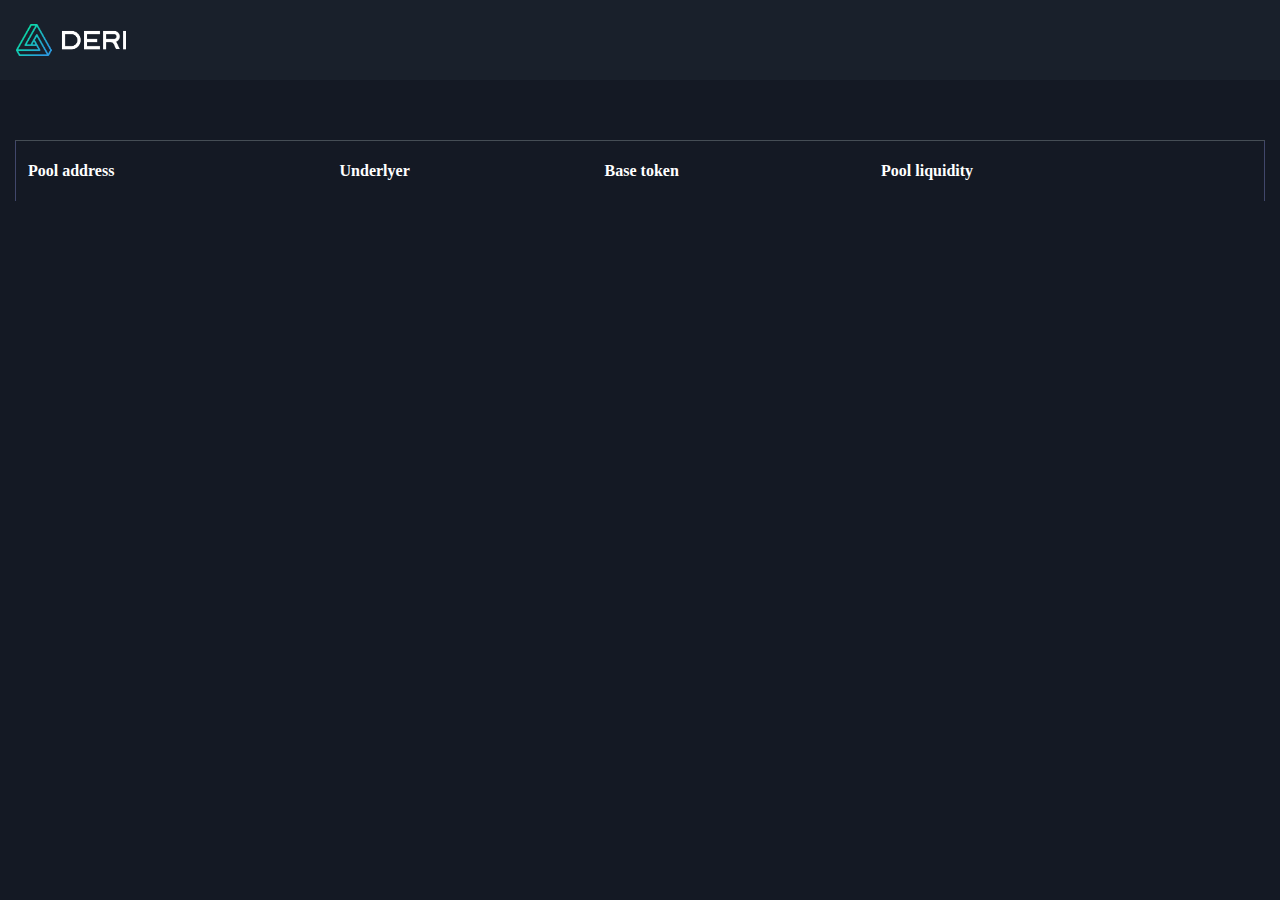
<file: index.html>
<!DOCTYPE html><html><head><meta charset=utf-8><meta name=viewport content="width=device-width,initial-scale=1"><title>deri</title><link rel=icon href=static/favicon.ico type=image/x-icon><script type=text/javascript src=./static/charting_library/charting_library.min.js></script><link href=./static/css/app.9a7e7abde0cd280c9329bdaea89a77f5.css rel=stylesheet></head><body><div id=app></div><script type=text/javascript src=./static/js/manifest.23adcde6f8e38e3faae9.js></script><script type=text/javascript src=./static/js/vendor.cd398a2313a01db6e83b.js></script><script type=text/javascript src=./static/js/app.752affe90ebd6b096ea4.js></script></body></html>
</file>
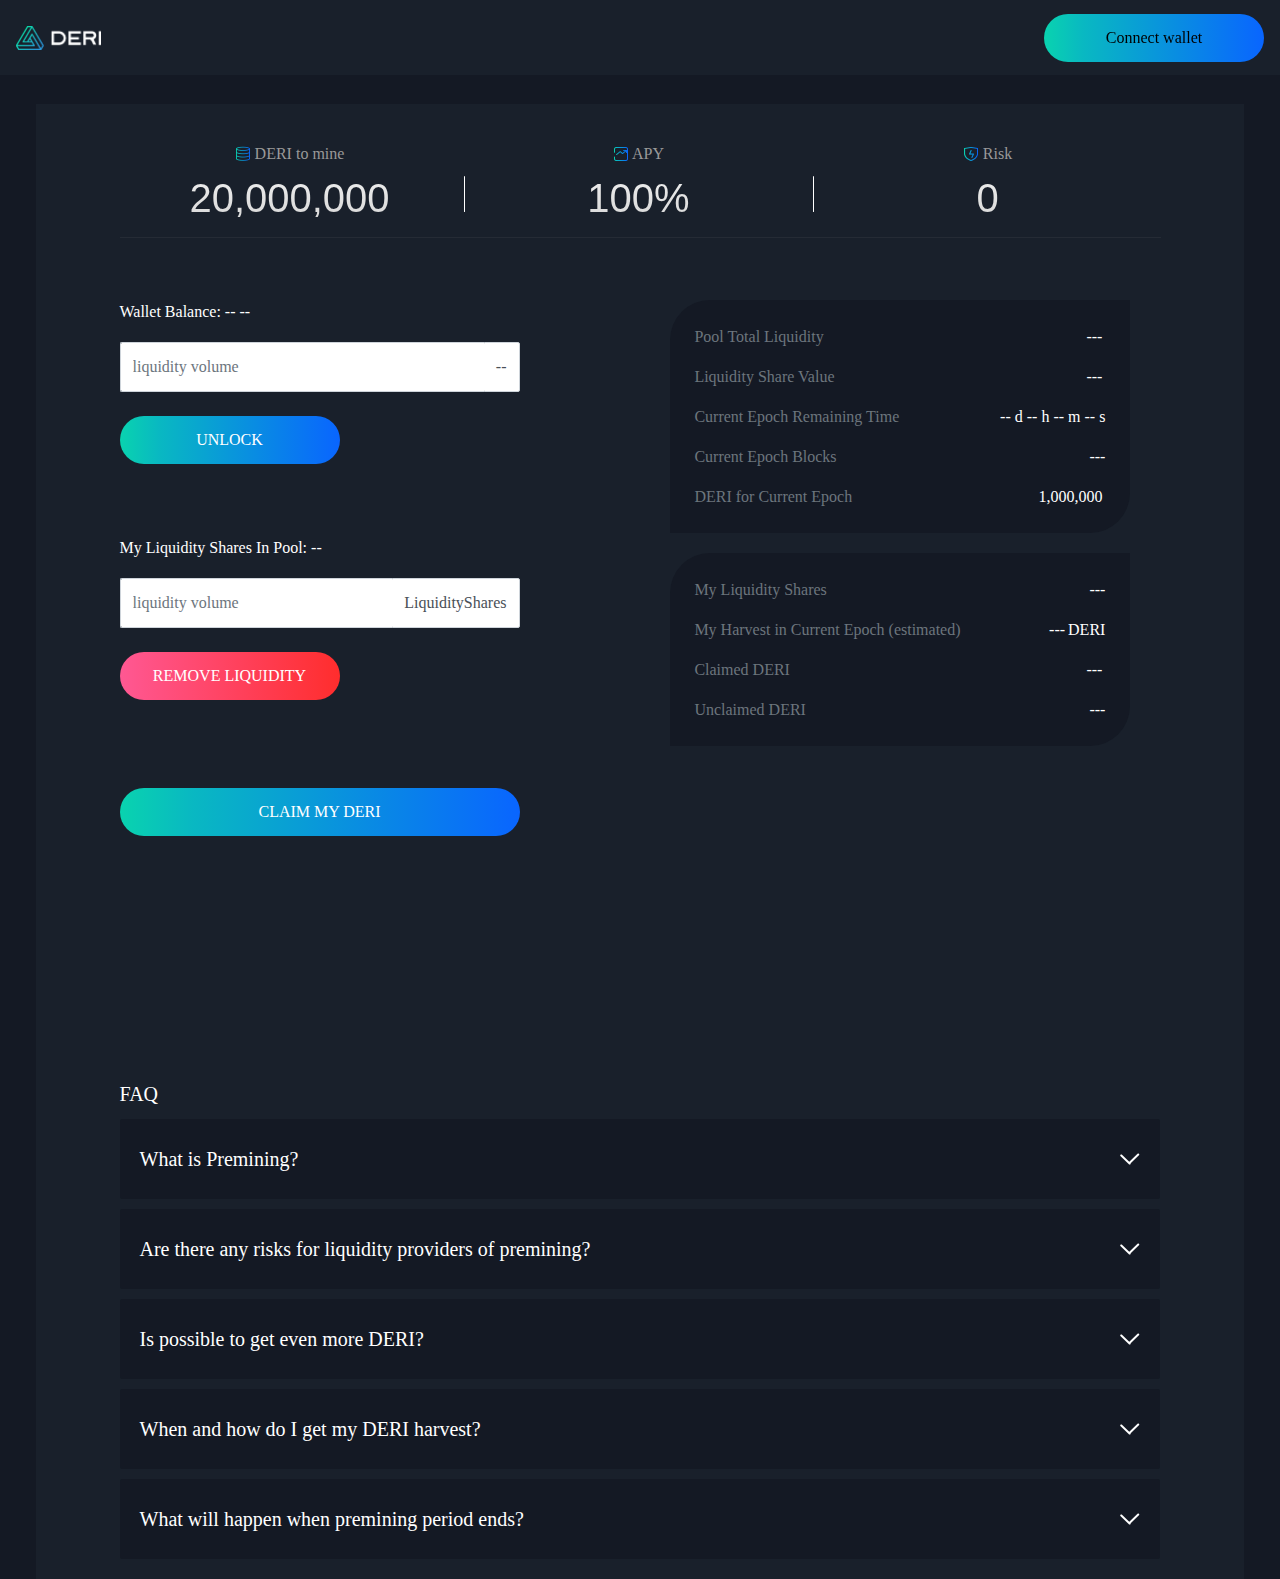
<file: premining.html>
<!DOCTYPE html>
<html lang="en">

<head>
    <meta charset="UTF-8">
    <meta name="viewport" content="width=device-width, initial-scale=1, shrink-to-fit=no">
    <meta http-equiv="X-UA-Compatible" content="ie=edge">
    <title>premining</title>
    <link rel="icon" href="./preminingstatic/favicon.ico">

    <link rel="stylesheet" href="preminingstatic/other/bootstrap-4.5.3-dist/css/bootstrap.min.css">

    <!--图标库-->
    <link rel='stylesheet' href='https://cdnjs.cloudflare.com/ajax/libs/font-awesome/5.14.0/css/all.min.css'>

    <link rel="stylesheet" href="preminingstatic/css/sidebar.css">
    <link rel="stylesheet" href="preminingstatic/css/trade.css">
    <link rel="stylesheet" href="preminingstatic/css/preminging.css">
    <style>
        .input-group {
            width: 25rem;
        }

        .input-group-append,
        .form-control {
            height: 3.125rem;
        }

        .left {
            float: left;
            margin-top: 63px;
            margin-bottom: 243px;
        }

        .text-mute {
            height: 1.125rem;
        }

        .right {
            float: left;
            margin-left: 9.4rem;
            display: flex;
            flex-direction: column;
            width: 460px;
            margin-top: 43px;
        }

        .carone,.cartwo{
            background: #141924;
            border-radius: 2.5rem 0rem 2.5rem 0rem;
            flex: 1 1 auto;
            padding: 24.5px;
            margin-top: 20px;
        }
        .add {
            background-image: linear-gradient(90deg, #09D3AF 0%, #09B8C2 18%, #0965FF 100%);
            border-radius: 24px;
            width: 13.75rem;
            height: 3rem;
            border: 0;
        }
        .claim{
            background-image: linear-gradient(90deg, #09D3AF 0%, #09B8C2 18%, #0965FF 100%);
            border-radius: 24px;
            width: 400px;
            height: 3rem;
            border: 0;
            margin-top: 64px;
        }
        .remove {
            background-image: linear-gradient(90deg, #FF5893 0%, #FF2D2D 100%);
            border-radius: 24px;
            width: 13.75rem;
            height: 3rem;
            border: 0;
        }
        .connect {
            background-image: linear-gradient(90deg, #09D3AF 0%, #09B8C2 18%, #0965FF 100%);
            border-radius: 41px;
            width: 13.75rem;
            height: 3rem;
            border: 0;
        }

        .input-group-text {
            background-color: white;
        }

        .form-control {
            border-right: 0;
        }

        .input-group-text,
        .input-group-append,
        .input-group,
        .form-control {
            border-radius: 2px !important;
        }

        .input-group>.form-control:not(:last-child) {
            border-top-right-radius: 0 !important;
            border-bottom-right-radius: 0 !important;
        }
    </style>

</head>

<body class=" bg-main" style="font-family: ArialMT;">
    <div class="modal fade" tabindex="-1" role="dialog" id='confrim'>
        <div class="modal-dialog">
            <div class="modal-content">

                <div class="modal-body">
                    <p class="all" style="color: black;"></p>
                </div>
                <div class="modal-footer">
                    <button type="button" class="btn btn-secondary" data-dismiss="modal">Cancel</button>
                    <button type="button" class="btn btn-primary" id='removeall'>OK</button>
                </div>
            </div>
        </div>
    </div>
    <nav class="navbar sticky-top navbar-expand-md navbar-dark sidebar-bg bb1 navbar-offcanvas" style="background:#19202B !important">
        <div class="container-fluid">
            <div>
                <img src="./preminingstatic/images/logo2.png" style="width: 85px;">
            </div>
            <div>
                <button type="button" class="connect br10-rem" id="connect-wallet">Connect wallet</button>
                <span class="id" style="color: #fff;"></span>
                <br>
                <span id="wrong" style="color: red;"></span> 
            </div>
            <div class="navbar-collapse ml-auto collapse show" id="navbar-mobile">
            </div>
        </div>
    </nav>
    <div class="container-fluid" style="width:96.69% !important;">
        <!--标签内容-->
        <div class="row  justify-content-center"
            style="background: #19202B;margin-top: 29px;margin-left: 0;margin-right: 0;">
            <div role="tabpanel" class="  mt-2 fcw" id="liquidity">
                <div class="deri_box">
                    <div class="deri_title">
                        <div class="deri_to_mine" >
                            <div class="mine_text">
                                <img src="preminingstatic/images/mine.png" alt="">
                                <span>DERI to mine</span>
                            </div>
                            <div class="mine_num">20,000,000</div>
                            <div class="mine_hover_title">
                                20,000,000 DERI tokens waiting for you to harvest in the premining program!
                            </div>
                        </div>
                        <div class="lhr"></div>
                        <div class="deri_apy" >
                            <div class="apy_text">
                                <img src="preminingstatic/images/apy.png" alt="">
                                <span>APY</span>
                            </div>
                            <div class="apy_num">100%</div>
                            <div class="apy_hover_title">APY estimated by real-time DERI price <br> from Sushiswap!</div>
                        </div>
                        <div class="lhr"></div>
                        <div class="deri_risk">
                            <div class="risk_text">
                                <img src="preminingstatic/images/risk.png" alt="">
                                <span>Risk</span>
                            </div>
                            <div class="risk_num">
                                0
                            </div>
                            <div class="risk_hover_title">
                                Premining is only staking.<br> There is ZERO risk for it!
                            </div>
                        </div>
                    </div>
                    <div class="hr"></div>
                </div>
                <!--增加/提取流动性-->
                <div class="left">
                    <div class="text-mute">Wallet Balance: <span class="text-mute" id="my-balance">--</span>
                        <span class="text-mute symbol">--</span>
                    </div>
                    <div class="input-group mb-3 mt-4">
                        <input type="text" class="form-control" placeholder="liquidity volume"
                            aria-label="liquidity-margin" aria-describedby="liquidity-margin" id="liquidity-margin">
                        <div class="input-group-append">
                            <span class="input-group-text symbol">--</span>
                        </div>
                        <div class="w-100 mt-4 mb-2">
                            <button type="button" style="display: none;color: #fff;" class="add" id="addLiquidityButton">
                                <span class="spinner spinner-border spinner-border-sm" role="status" aria-hidden="true"
                                    style="display: none;"></span>
                                ADD LIQUIDITY
                            </button>
                            <button type="button" class="add" id="Unlock" style="color: #fff">
                                <span class="spinner spinner-border spinner-border-sm" role="status" aria-hidden="true"
                                    style="display: none;"></span>
                                UNLOCK
                            </button>
                        </div>
                    </div>
                    <div class="text-mute" style="margin-top: 64px;">My Liquidity Shares In Pool: <span
                            class="text-mute my-liquidity">--</span>
                    </div>
                    <div class="input-group mb-3 mt-4">
                        <input type="text" class="form-control" placeholder="liquidity volume"
                            aria-label="liquidity-volume" aria-describedby="liquidity-volume" id="liquidity-volume">
                        <div class="input-group-append">
                            <span class="input-group-text" id="">LiquidityShares</span>
                        </div>
                        <div class="w-100  mt-4 mb-2">
                            <button type="button" class="remove" id="removeLiquidityButton" style="color: #fff">
                                <span class="spinner spinner-border spinner-border-sm" role="status" aria-hidden="true"
                                    style="display: none;"></span>
                                REMOVE LIQUIDITY
                            </button>
                        </div>
                    </div>
                    <div class="w-100">
                        <button type="button" style="color: #fff;" class="claim" id="claimmyderi">
                            <span class="spinner spinner-border spinner-border-sm" role="status" aria-hidden="true"
                                style="display: none;"></span>
                                CLAIM MY DERI
                        </button>
                    </div>
                </div>
                <div class="right">
                    <div class="carone">
                        <p class="card-text">
                            <span class="key text-muted">Pool Total Liquidity</span>
                            <span class="symbol float-right "></span>
                            <span class="pooltotalliquidity float-right text-mute" id="total-liquidity"
                                style="margin-right:3px">---</span>
                        </p>
                        
                        <p class="card-text">
                            <span class="key text-muted">Liquidity Share Value</span>
                            <span class="symbol float-right "></span>
                            <span class="liquiditysharevalue float-right text-mute" style="margin-right:3px"> --- </span>
                        </p>
                        <p class="card-text">
                            <span class="key text-muted">Current Epoch Remaining Time</span>
                            <span class="time float-right text-mute "> -- d -- h -- m -- s</span>
                        </p>
                        <p class="card-text">
                            <span class="key text-muted">Current Epoch Blocks</span>
                            <span class="block float-right text-mute ">---</span>
                        </p>
                        <p class="card-text">
                            <span class="key text-muted">DERI for Current Epoch</span>
                            <span class="float-right text-mute" style="margin-right:3px">1,000,000</span>
                        </p>
                    </div>
                    <div class="cartwo">
                        <p class="card-text">
                            <span class="key text-muted">My Liquidity Shares</span>
                            <span class="value float-right text-mute my-liquidity">---</span>
                        </p>
                        <p class="card-text">
                            <span class="key text-muted">My Harvest in Current Epoch (estimated)</span>
                            <span class="float-right">DERI</span>
                            <span class="deri float-right text-mute" style="margin-right:3px">---</span>
                        </p>
                        <p class="card-text">
                            <span class="key text-muted">Claimed DERI</span>
                            <span class="claimderi float-right text-mute" style="margin-right:3px"> --- </span>
                        </p>
                        <p class="card-text">
                            <span class="key text-muted">Unclaimed DERI</span>
                            <span class="float-right text-mute unclaimed ">---</span>
                        </p>
                       
                    </div>
                </div>
                <div class="faq">
                    <span style="font-size: 20px;">FAQ</span>
                    <div class="card_box">
                        <div class="box_title">
                            <div>What is Premining?</div>
                            <img src="./preminingstatic/images/down.png" class="img_down onedown" alt="">
                            <img src="./preminingstatic/images/up.png" class="img_up oneup" alt="">
                        </div>
                        <div class="wp_context one">
                            Premining is the program that Deri rolls out for the community to get familiar with Deri Protocol and its pool-based interactions. Also it attracts liquidity before the trading pool (for perpetual contracts) launches so that the latter will kick off with some amount of liquidity from the very first block. That is, the premining pool will have the liquidity prepared for the trading pool so it will starts warmly.
                        </div>
                    </div>
                    <div class="card_box">
                        <div class="box_title">
                            <div>Are there any risks for liquidity providers of premining?</div>
                            <img src="./preminingstatic/images/down.png" class="img_down towdown" alt="">
                            <img src="./preminingstatic/images/up.png" class="img_up towup" alt="">
                        </div>
                        <div class="wp_context tow">
                            No, there is ZERO risk for premining LPs. <br><br>Technically, the premining pool is a pool basically the same as a trading pool but with all trading functions disabled. That is, premining is nothing but staking. Therefore, the liquidity providers are not exposed to any market risks for their liquidity mining - all they get are mining harvest, i.e. DERI awards.
                        </div>
                    </div>
                    <div class="card_box">
                        <div class="box_title ">
                            <div>Is possible to get even more DERI?</div>
                            <img src="./preminingstatic/images/down.png" class="img_down threedown" alt="">
                            <img src="./preminingstatic/images/up.png" class="img_up threeup" alt="">
                        </div>
                        <div class="wp_context three">
                            Yes, it is!<br><br> We are launching joint mining with Sushiswap through its [Onsen project](https://sushiswap.fi/onsen). So once you have mined DERI tokens here in the premining pool, you can go to Sushiswap and add liquidity to the DERI-USDT pair. Stake the Sushiswap LP token of DERI-USDT back in our staking pool, you get more DERI tokens. And you know what's even better? With DERI-USDT pair in the Onsen list, You get SUSHIs too!
                        </div>
                    </div>
                    <div class="card_box">
                        <div class="box_title">
                            <div>When and how do I get my DERI harvest?</div>
                            <img src="./preminingstatic/images/down.png" class="img_down fourdown" alt="">
                            <img src="./preminingstatic/images/up.png" class="img_up fourup" alt="">
                        </div>
                        <div class="wp_context four">
                            DERI for premining are distributed on a weekly basis. Every week (starting from UTC time 00:00:00 of Monday) is a premining epoch. At the end of every epoch, you will see an amount of "Unclaimed DERI" on the premining webpage. Simply click on the "Claim My DERI" to get it.
                        </div>
                    </div>
                    <div class="card_box">
                        <div class="box_title">
                            <div>What will happen when premining period ends?</div>
                            <img src="./preminingstatic/images/down.png" class="img_down fivedown" alt="">
                            <img src="./preminingstatic/images/up.png" class="img_up fiveup" alt="">
                        </div>
                        <div class="wp_context five">
                            After the premining period ends, the premining pool will be upgraded to a trading pool (with the trading functions enabled), which is the official kick-off of Deri's derivative trading. However, there will be a grace period (several days or one week) when the LPs could choose to withdraw their liquidity out or stay in the pool - it is totally up to the LPs. Should you choose to stay, you will continue your liquidity mining in the trading pool of perpetual contracts.
                        </div>
                    </div>
                </div>
            </div>
        </div>
    </div>
    </div>
    <!--about-->
    <script src="./preminingstatic/js/lib/jquery-1.10.2.min.js"></script>
    <script src="./preminingstatic/other/bootstrap-4.5.3-dist/js/bootstrap.min.js"></script>
    <script src="./preminingstatic/js/lib/web3-1.3.0.min.js"></script>
    <script src="./preminingstatic/js/lib/bignumber.min.js"></script>
    <script src="./preminingstatic/js/chain/chain.js"></script>
    <script src="./preminingstatic/js/chain/Utils.js"></script>
    <script src="./preminingstatic/js/chain/premining.js"></script>
</body>

</html>
</file>
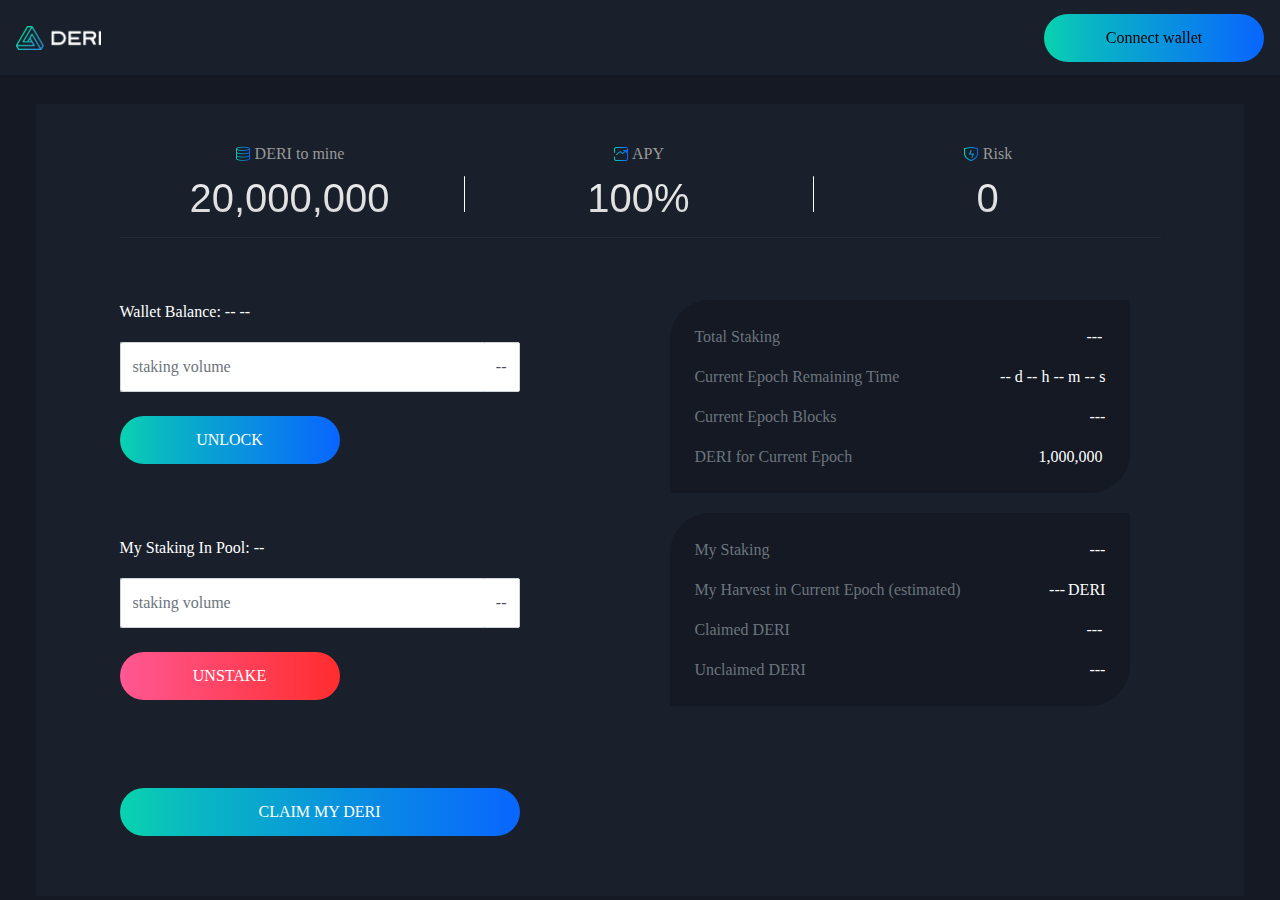
<file: staking.html>
<!DOCTYPE html>
<html lang="en">

<head>
    <meta charset="UTF-8">
    <meta name="viewport" content="width=device-width, initial-scale=1, shrink-to-fit=no">
    <meta http-equiv="X-UA-Compatible" content="ie=edge">
    <title>staking</title>
    <link rel="icon" href="./stakingstatic/favicon.ico">

    <link rel="stylesheet" href="stakingstatic/other/bootstrap-4.5.3-dist/css/bootstrap.min.css">

    <!--图标库-->
    <link rel='stylesheet' href='https://cdnjs.cloudflare.com/ajax/libs/font-awesome/5.14.0/css/all.min.css'>

    <link rel="stylesheet" href="stakingstatic/css/sidebar.css">
    <link rel="stylesheet" href="stakingstatic/css/trade.css">
    <link rel="stylesheet" href="stakingstatic/css/preminging.css">
    <style>
        .input-group {
            width: 25rem;
        }

        .input-group-append,
        .form-control {
            height: 3.125rem;
        }

        .left {
            float: left;
            margin-top: 63px;
            margin-bottom: 60px;
        }

        .text-mute {
            height: 1.125rem;
        }

        .right {
            float: left;
            margin-left: 9.4rem;
            display: flex;
            flex-direction: column;
            width: 460px;
            margin-top: 43px;
        }

        .carone,.cartwo{
            background: #141924;
            border-radius: 2.5rem 0rem 2.5rem 0rem;
            flex: 1 1 auto;
            padding: 24.5px;
            margin-top: 20px;
        }
        .add {
            background-image: linear-gradient(90deg, #09D3AF 0%, #09B8C2 18%, #0965FF 100%);
            border-radius: 24px;
            width: 13.75rem;
            height: 3rem;
            border: 0;
        }
        .claim{
            background-image: linear-gradient(90deg, #09D3AF 0%, #09B8C2 18%, #0965FF 100%);
            border-radius: 24px;
            width: 400px;
            height: 3rem;
            border: 0;
            margin-top: 64px;
        }
        .remove {
            background-image: linear-gradient(90deg, #FF5893 0%, #FF2D2D 100%);
            border-radius: 24px;
            width: 13.75rem;
            height: 3rem;
            border: 0;
        }
        .connect {
            background-image: linear-gradient(90deg, #09D3AF 0%, #09B8C2 18%, #0965FF 100%);
            border-radius: 41px;
            width: 13.75rem;
            height: 3rem;
            border: 0;
        }

        .input-group-text {
            background-color: white;
        }

        .form-control {
            border-right: 0;
        }

        .input-group-text,
        .input-group-append,
        .input-group,
        .form-control {
            border-radius: 2px !important;
        }

        .input-group>.form-control:not(:last-child) {
            border-top-right-radius: 0 !important;
            border-bottom-right-radius: 0 !important;
        }
    </style>

</head>

<body class=" bg-main" style="font-family: ArialMT;">
    <div class="modal fade" tabindex="-1" role="dialog" id='confrim'>
        <div class="modal-dialog">
            <div class="modal-content">

                <div class="modal-body">
                    <p class="all" style="color: black;"></p>
                </div>
                <div class="modal-footer">
                    <button type="button" class="btn btn-secondary" data-dismiss="modal">Cancel</button>
                    <button type="button" class="btn btn-primary" id='removeall'>OK</button>
                </div>
            </div>
        </div>
    </div>
    <nav class="navbar sticky-top navbar-expand-md navbar-dark sidebar-bg bb1 navbar-offcanvas" style="background:#19202B !important">
        <div class="container-fluid">
            <div>
                <img src="./preminingstatic/images/logo2.png" style="width: 85px;">
            </div>
            <div>
                <button type="button" class="connect br10-rem" id="connect-wallet">Connect wallet</button>
                <span class="id" style="color: #fff;"></span>
                <br>
                <span id="wrong" style="color: red;"></span> 
            </div>
            <div class="navbar-collapse ml-auto collapse show" id="navbar-mobile">
            </div>
        </div>
    </nav>
    <div class="container-fluid" style="width:96.69% !important;">
        <!--标签内容-->
        <div class="row  justify-content-center"
            style="background: #19202B;margin-top: 29px;margin-left: 0;margin-right: 0;">
            <div role="tabpanel" class="  mt-2 fcw" id="liquidity">
                <div class="deri_box">
                    <div class="deri_title">
                        <div class="deri_to_mine" >
                            <div class="mine_text">
                                <img src="preminingstatic/images/mine.png" alt="">
                                <span>DERI to mine</span>
                            </div>
                            <div class="mine_num">20,000,000</div>
                            <div class="mine_hover_title">
                                20,000,000 DERI tokens waiting for you to harvest in the premining program!
                            </div>
                        </div>
                        <div class="lhr"></div>
                        <div class="deri_apy" >
                            <div class="apy_text">
                                <img src="preminingstatic/images/apy.png" alt="">
                                <span>APY</span>
                            </div>
                            <div class="apy_num">100%</div>
                            <div class="apy_hover_title">APY estimated by real-time DERI price <br> from Sushiswap!</div>
                        </div>
                        <div class="lhr"></div>
                        <div class="deri_risk">
                            <div class="risk_text">
                                <img src="preminingstatic/images/risk.png" alt="">
                                <span>Risk</span>
                            </div>
                            <div class="risk_num">
                                0
                            </div>
                            <div class="risk_hover_title">
                                Premining is only staking.<br> There is ZERO risk for it!
                            </div>
                        </div>
                    </div>
                    <div class="hr"></div>
                </div>
                <!--增加/提取流动性-->
                <div class="left">
                    <div class="text-mute">Wallet Balance: <span class="text-mute" id="my-balance">--</span>
                        <span class="text-mute symbol">--</span>
                    </div>
                    <div class="input-group mb-3 mt-4">
                        <input type="text" class="form-control" placeholder="staking volume"
                            aria-label="liquidity-margin" aria-describedby="liquidity-margin" id="liquidity-margin">
                        <div class="input-group-append">
                            <span class="input-group-text symbol">--</span>
                        </div>
                        <div class="w-100 mt-4 mb-2">
                            <button type="button" style="display: none;color: #fff;" class="add" id="addLiquidityButton">
                                <span class="spinner spinner-border spinner-border-sm" role="status" aria-hidden="true"
                                    style="display: none;"></span>
                                    STAKE
                            </button>
                            <button type="button" class="add" id="Unlock" style="color: #fff">
                                <span class="spinner spinner-border spinner-border-sm" role="status" aria-hidden="true"
                                    style="display: none;"></span>
                                UNLOCK
                            </button>
                        </div>
                    </div>
                    <div class="text-mute" style="margin-top: 64px;">My Staking In Pool: <span
                            class="text-mute my-liquidity">--</span>
                    </div>
                    <div class="input-group mb-3 mt-4">
                        <input type="text" class="form-control" placeholder="staking volume"
                            aria-label="liquidity-volume" aria-describedby="liquidity-volume" id="liquidity-volume">
                        <div class="input-group-append">
                            <span class="input-group-text symbol">--</span>
                        </div>
                        <div class="w-100  mt-4 mb-2">
                            <button type="button" class="remove" id="removeLiquidityButton" style="color: #fff">
                                <span class="spinner spinner-border spinner-border-sm" role="status" aria-hidden="true"
                                    style="display: none;"></span>
                                UNSTAKE
                            </button>
                        </div>
                    </div>
                    <div class="w-100">
                        <button type="button" style="color: #fff;" class="claim" id="claimmyderi">
                            <span class="spinner spinner-border spinner-border-sm" role="status" aria-hidden="true"
                                style="display: none;"></span>
                                CLAIM MY DERI
                        </button>
                    </div>
                </div>
                <div class="right">
                    <div class="carone">
                        <p class="card-text">
                            <span class="key text-muted">Total Staking</span>
                            <span class="symbol float-right "></span>
                            <span class="pooltotalliquidity float-right text-mute" id="total-liquidity"
                                style="margin-right:3px">---</span>
                        </p>
                        <p class="card-text">
                            <span class="key text-muted">Current Epoch Remaining Time</span>
                            <span class="time float-right text-mute "> -- d -- h -- m -- s</span>
                        </p>
                        <p class="card-text">
                            <span class="key text-muted">Current Epoch Blocks</span>
                            <span class="block float-right text-mute ">---</span>
                        </p>
                        <p class="card-text">
                            <span class="key text-muted">DERI for Current Epoch</span>
                            <span class="float-right text-mute" style="margin-right:3px">1,000,000</span>
                        </p>
                    </div>
                    <div class="cartwo">
                        <p class="card-text">
                            <span class="key text-muted">My Staking</span>
                            <span class="value float-right text-mute my-liquidity">---</span>
                        </p>
                        <p class="card-text">
                            <span class="key text-muted">My Harvest in Current Epoch (estimated)</span>
                            <span class="float-right">DERI</span>
                            <span class="deri float-right text-mute" style="margin-right:3px">---</span>
                        </p>
                        <p class="card-text">
                            <span class="key text-muted">Claimed DERI</span>
                            <span class="claimderi float-right text-mute" style="margin-right:3px"> --- </span>
                        </p>
                        <p class="card-text">
                            <span class="key text-muted">Unclaimed DERI</span>
                            <span class="float-right text-mute unclaimed ">---</span>
                        </p>
                       
                    </div>
                </div>
               
            </div>
        </div>
    </div>
    <!--about-->
    <script src="./stakingstatic/js/lib/jquery-1.10.2.min.js"></script>
    <script src="./stakingstatic/other/bootstrap-4.5.3-dist/js/bootstrap.min.js"></script>
    <script src="./stakingstatic/js/lib/web3-1.3.0.min.js"></script>
    <script src="./stakingstatic/js/lib/bignumber.min.js"></script>
    <script src="./stakingstatic/js/chain/chain.js"></script>
    <script src="./stakingstatic/js/chain/Utils.js"></script>
    <script src="./stakingstatic/js/chain/premining.js"></script>
</body>

</html>
</file>
<file: preminingstatic/css/sidebar.css>
.wrapper {
    transition: all 0.5s cubic-bezier(0.685, 0.0473, 0.346, 1);
}

.navbar {
    height: 75px;
    transition: all .5s .1s;
}

.navbar-offcanvas {
    z-index: 1030;
}

.navbar-offcanvas .container-fluid {
    position: relative;
    padding: 0;
    transform: translate3d(0px, 0, 0);
    transition: all 0.5s cubic-bezier(0.685, 0.0473, 0.346, 1);
}

.navbar-offcanvas .navbar-top {
    display: none;
}

@media (min-width: 992px) {
    .navbar-offcanvas .navbar-top {
        display: flex;
        margin-left: auto;
    }
}

.navbar-offcanvas .navbar-top .nav-item {
    margin-right: 22px;
    text-align: center;
}

@media (max-width: 991px) {
    .navbar-offcanvas .navbar-top .nav-item .nav-link {
        color: #000;
    }
}

.navbar-offcanvas .navbar-toggler {
    padding: 0;
    border: 0;
    outline: none;
}

.navbar-offcanvas .navbar-toggler:hover, .navbar-offcanvas .navbar-toggler:focus {
    cursor: pointer;
}

@media (min-width: 768px) {
    .navbar-offcanvas .navbar-toggler {
        display: block;
    }
}

.navbar-offcanvas .navbar-toggler .icon-bar {
    display: block;
    position: relative;
    width: 24px;
    height: 2px;
    border-radius: 1px;
    background-color: #fff;
}

.navbar-offcanvas .navbar-toggler .icon-bar + .icon-bar {
    margin-top: 4px;
}

.navbar-offcanvas .navbar-toggler .icon-bar.bar1 {
    top: 0;
    outline: 1px solid transparent;
    animation: topbar-back 500ms 0s;
    animation-fill-mode: forwards;
}

.navbar-offcanvas .navbar-toggler .icon-bar.bar2 {
    outline: 1px solid transparent;
    opacity: 1;
}

.navbar-offcanvas .navbar-toggler .icon-bar.bar3 {
    bottom: 0;
    outline: 1px solid transparent;
    animation: bottombar-back 500ms 0s;
    animation-fill-mode: forwards;
}

.navbar-offcanvas .navbar-toggler.toggled .icon-bar.bar1 {
    top: 6px;
    animation: topbar-x 500ms 0s;
    animation-fill-mode: forwards;
}

.navbar-offcanvas .navbar-toggler.toggled .icon-bar.bar2 {
    opacity: 0;
}

.navbar-offcanvas .navbar-toggler.toggled .icon-bar.bar3 {
    bottom: 6px;
    animation: bottombar-x 500ms 0s;
    animation-fill-mode: forwards;
}

.navbar-offcanvas .navbar-collapse.collapse,
.navbar-offcanvas .navbar-collapse.collapse.in,
.navbar-offcanvas .navbar-collapse.collapsing {
    display: none !important;
}

.nav-open .navbar-collapse {
    transform: translate3d(0px, 0, 0);
}


.nav-open .wrapper {
    transform: translate3d(-150px, 0, 0);
}

body > .navbar-collapse {
    display: block !important;
    position: fixed;
    top: 75px;
    left: 0;
    width: 424px;
    text-align: center;
    visibility: visible;
    overflow-y: visible;
    transform: translate3d(-424px, 0, 0);
    transition: all 0.5s cubic-bezier(0.685, 0.0473, 0.346, 1);
    z-index: 1032;
}


@media (max-width: 991px) {
    body > .navbar-collapse {
        width: 282.6666666667px;
    }
}

body > .navbar-collapse .navbar-top {
    margin: 0 !important;
    flex-direction: column;
}

@media (min-width: 992px) {
    body > .navbar-collapse .navbar-top {
        display: none;
    }
}

body > .navbar-collapse .navbar-top li {
    text-align: center;
}

body > .navbar-collapse .navbar-top li a {
    display: block;
    padding: .5rem 1rem;
    font-weight: 700;
    color: #000;
}

body > .navbar-collapse .navbar-top li a:hover, body > .navbar-collapse .navbar-top li a:focus {
    text-decoration: none;
}


@media (min-width: 992px) {
    body > .navbar-top {
        display: none;
    }
}


@media (min-width: 992px) {
    body > #overlay {
        left: calc(424px - 10px);
    }
}

@keyframes topbar-x {
    0% {
        top: 0px;
        transform: rotate(0deg);
    }
    45% {
        top: 6px;
        transform: rotate(145deg);
    }
    75% {
        transform: rotate(130deg);
    }
    100% {
        transform: rotate(135deg);
    }
}

@keyframes topbar-back {
    0% {
        top: 6px;
        transform: rotate(135deg);
    }
    45% {
        transform: rotate(-10deg);
    }
    75% {
        transform: rotate(5deg);
    }
    100% {
        top: 0px;
        transform: rotate(0);
    }
}

@keyframes bottombar-x {
    0% {
        bottom: 0px;
        transform: rotate(0deg);
    }
    45% {
        bottom: 6px;
        transform: rotate(-145deg);
    }
    75% {
        transform: rotate(-130deg);
    }
    100% {
        transform: rotate(-135deg);
    }
}

@keyframes bottombar-back {
    0% {
        bottom: 6px;
        transform: rotate(-135deg);
    }
    45% {
        transform: rotate(10deg);
    }
    75% {
        transform: rotate(-5deg);
    }
    100% {
        bottom: 0px;
        transform: rotate(0);
    }
}


.sidebar-content {
    height: 100%;
    overflow: hidden;
}

.menu {
    display: flex;
    flex-direction: column;
}

.menu > * ~ * {
    margin-top: 0.5rem;
}

.menu-item {
    display: flex;
    align-items: center;
    padding: 0.75rem 1rem;
    color: white;
    white-space: nowrap;
    cursor: pointer;
    transition: 0.3s;
}

.menu-item.active {
    background: #41476b;
    border-left: 3px solid #7685d5;
    padding-left: 19px;
}

.divider {
    position: relative;
    width: 123%;
    left: -27px;
    max-height: 2px;
    margin: 1rem 0;
    border-top: 1px solid #41476B;
}

.bg-main {
    background-color:rgb(20,25,36) !important;
}

.sidebar-bg {
    background-color: #282932 !important;
}

.br-1 {
    border-right: 1px solid #41476B;
}

.bt-1 {
    border-bottom: 1px solid #41476B;
}

.table tr {
    border-left: 1px solid #41476B;
    border-right: 1px solid #41476B;
}

tbody tr:last-child {
    border-bottom: 1px solid #41476B;
}

.sidebar-bg {
    background-color: #282932 !important;
}
</file>
<file: preminingstatic/css/trade.css>
.br10-rem {
    border-radius: 10rem;
}

.h-full {
    height: 100%
}



/*媒体查询*/
/*当页面大于1200px 时，大屏幕，主要是PC 端*/
@media (min-width: 1200px) {
    #toggle-button {
        display: none;
    }
}

/*!*在992 和1199 像素之间的屏幕里，中等屏幕，分辨率低的PC*!*/
@media (min-width: 992px) and (max-width: 1199px) {
    #old-side {
        display: none !important;
    }

    #toggle-button {
        display: none;
    }

    .old {
        display: none;
    }
}

/*!*在768 和991 像素之间的屏幕里，小屏幕，主要是PAD*!*/
@media (min-width: 768px) and (max-width: 991px) {
    #old-side {
        display: none !important;
    }

    .old {
        display: none;
    }

}

/*!*在480 和767 像素之间的屏幕里，超小屏幕，主要是手机*!*/
@media (min-width: 480px) and (max-width: 767px) {
    #old-side {
        display: none !important;
    }

    .old {
        display: none;
    }

    .table thead th:last-child, .table tbody tr td:last-child {
        display: none;
    }

}

/*!*在小于480 像素的屏幕，微小屏幕，更低分辨率的手机*!*/
@media (max-width: 479px) {
    #old-side {
        display: none !important;
    }

    .old {
        display: none;
    }

    .filter {
        text-align: left !important;
    }

    .table thead th:nth-child(1), .table thead th:last-child, .table tbody tr th, .table tbody tr td:last-child {
        display: none;
    }
}

.fcw {
    color: white;
}

.fcb {
    color: black;
}

.tabs a {
    color: white;
    text-decoration: none !important;
}

.tabs a:hover {
    color: white;
}

.tabs li {

}

.position p {
    margin-bottom: .2rem;
}

.pool-params p {
    margin-bottom: .2rem;
}

.card-bg {
    background-color: #282932;
}
</file>
<file: preminingstatic/css/preminging.css>
#liquidity {
  font-family: 'ArialMT' !important;
}
#liquidity .deri_box {
  width: 1041px;
  height: 95px;
  margin-top: 30px;
}
#liquidity .deri_box .deri_title img {
  margin-top: -3px;
}
#liquidity .deri_box .deri_title .lhr {
  width: 1px;
  height: 36px;
  background: #FFFFFF;
  border-radius: 1px;
  display: inline-block;
}
#liquidity .deri_box .deri_title .deri_to_mine,
#liquidity .deri_box .deri_title .deri_apy,
#liquidity .deri_box .deri_title .deri_risk {
  width: 340px;
  height: 95px;
  cursor: pointer;
  text-align: center;
  position: relative;
  display: inline-block;
  color: #999999;
}
#liquidity .deri_box .deri_title .deri_to_mine .risk_hover_title,
#liquidity .deri_box .deri_title .deri_apy .risk_hover_title,
#liquidity .deri_box .deri_title .deri_risk .risk_hover_title,
#liquidity .deri_box .deri_title .deri_to_mine .apy_hover_title,
#liquidity .deri_box .deri_title .deri_apy .apy_hover_title,
#liquidity .deri_box .deri_title .deri_risk .apy_hover_title,
#liquidity .deri_box .deri_title .deri_to_mine .mine_hover_title,
#liquidity .deri_box .deri_title .deri_apy .mine_hover_title,
#liquidity .deri_box .deri_title .deri_risk .mine_hover_title {
  position: absolute;
  display: none;
  width: 340px;
  top: 100px;
  background-color: #141924;
  border-radius: 3px;
}
#liquidity .deri_box .deri_title .deri_to_mine .mine_num,
#liquidity .deri_box .deri_title .deri_apy .mine_num,
#liquidity .deri_box .deri_title .deri_risk .mine_num,
#liquidity .deri_box .deri_title .deri_to_mine .apy_num,
#liquidity .deri_box .deri_title .deri_apy .apy_num,
#liquidity .deri_box .deri_title .deri_risk .apy_num,
#liquidity .deri_box .deri_title .deri_to_mine .risk_num,
#liquidity .deri_box .deri_title .deri_apy .risk_num,
#liquidity .deri_box .deri_title .deri_risk .risk_num {
  height: 44px;
  font-size: 40px;
  margin-top: 10px;
  font-family: Arial-BoldMT, Arial;
  font-weight: normal;
  color: #FFFFFF;
  text-align: center;
  line-height: 45px;
  background: linear-gradient(180deg, #EEEEEE 0%, #D8D8D8 100%);
  -webkit-background-clip: text;
  -webkit-text-fill-color: transparent;
}
#liquidity .deri_box .deri_title .deri_to_mine:hover .mine_hover_title {
  display: block;
}
#liquidity .deri_box .deri_title .deri_apy:hover .apy_hover_title {
  display: block;
}
#liquidity .deri_box .deri_title .deri_risk:hover .risk_hover_title {
  display: block;
}
#liquidity .deri_box .hr {
  width: 1041px;
  height: 1px;
  background-color: #252B35;
}
#liquidity .faq {
  clear: both;
  padding-bottom: 20px;
}
#liquidity .faq .card_box {
  width: 1040px;
  font-size: 20px;
  background: #141924;
  border-radius: 2px;
  margin-top: 10px;
  transition: height 1s;
}
#liquidity .faq .card_box .box_title {
  display: flex;
  height: 80px;
  padding: 0 20px;
  justify-content: space-between;
  align-items: center;
}
#liquidity .faq .card_box .box_title .img_up {
  display: none;
}
#liquidity .faq .card_box .box_title .img_down {
  display: block;
}
#liquidity .faq .card_box .wp_context {
  background-color: #141924;
  overflow: hidden;
  height: 0px;
  width: 989px;
  margin: 0 auto;
  font-size: 16px;
  display: none;
  box-sizing: border-box;
}
#liquidity .faq .card_box:hover {
  background-color: #151B25;
  cursor: pointer;
}
</file>
<file: stakingstatic/css/sidebar.css>
.wrapper {
    transition: all 0.5s cubic-bezier(0.685, 0.0473, 0.346, 1);
}

.navbar {
    height: 75px;
    transition: all .5s .1s;
}

.navbar-offcanvas {
    z-index: 1030;
}

.navbar-offcanvas .container-fluid {
    position: relative;
    padding: 0;
    transform: translate3d(0px, 0, 0);
    transition: all 0.5s cubic-bezier(0.685, 0.0473, 0.346, 1);
}

.navbar-offcanvas .navbar-top {
    display: none;
}

@media (min-width: 992px) {
    .navbar-offcanvas .navbar-top {
        display: flex;
        margin-left: auto;
    }
}

.navbar-offcanvas .navbar-top .nav-item {
    margin-right: 22px;
    text-align: center;
}

@media (max-width: 991px) {
    .navbar-offcanvas .navbar-top .nav-item .nav-link {
        color: #000;
    }
}

.navbar-offcanvas .navbar-toggler {
    padding: 0;
    border: 0;
    outline: none;
}

.navbar-offcanvas .navbar-toggler:hover, .navbar-offcanvas .navbar-toggler:focus {
    cursor: pointer;
}

@media (min-width: 768px) {
    .navbar-offcanvas .navbar-toggler {
        display: block;
    }
}

.navbar-offcanvas .navbar-toggler .icon-bar {
    display: block;
    position: relative;
    width: 24px;
    height: 2px;
    border-radius: 1px;
    background-color: #fff;
}

.navbar-offcanvas .navbar-toggler .icon-bar + .icon-bar {
    margin-top: 4px;
}

.navbar-offcanvas .navbar-toggler .icon-bar.bar1 {
    top: 0;
    outline: 1px solid transparent;
    animation: topbar-back 500ms 0s;
    animation-fill-mode: forwards;
}

.navbar-offcanvas .navbar-toggler .icon-bar.bar2 {
    outline: 1px solid transparent;
    opacity: 1;
}

.navbar-offcanvas .navbar-toggler .icon-bar.bar3 {
    bottom: 0;
    outline: 1px solid transparent;
    animation: bottombar-back 500ms 0s;
    animation-fill-mode: forwards;
}

.navbar-offcanvas .navbar-toggler.toggled .icon-bar.bar1 {
    top: 6px;
    animation: topbar-x 500ms 0s;
    animation-fill-mode: forwards;
}

.navbar-offcanvas .navbar-toggler.toggled .icon-bar.bar2 {
    opacity: 0;
}

.navbar-offcanvas .navbar-toggler.toggled .icon-bar.bar3 {
    bottom: 6px;
    animation: bottombar-x 500ms 0s;
    animation-fill-mode: forwards;
}

.navbar-offcanvas .navbar-collapse.collapse,
.navbar-offcanvas .navbar-collapse.collapse.in,
.navbar-offcanvas .navbar-collapse.collapsing {
    display: none !important;
}

.nav-open .navbar-collapse {
    transform: translate3d(0px, 0, 0);
}


.nav-open .wrapper {
    transform: translate3d(-150px, 0, 0);
}

body > .navbar-collapse {
    display: block !important;
    position: fixed;
    top: 75px;
    left: 0;
    width: 424px;
    text-align: center;
    visibility: visible;
    overflow-y: visible;
    transform: translate3d(-424px, 0, 0);
    transition: all 0.5s cubic-bezier(0.685, 0.0473, 0.346, 1);
    z-index: 1032;
}


@media (max-width: 991px) {
    body > .navbar-collapse {
        width: 282.6666666667px;
    }
}

body > .navbar-collapse .navbar-top {
    margin: 0 !important;
    flex-direction: column;
}

@media (min-width: 992px) {
    body > .navbar-collapse .navbar-top {
        display: none;
    }
}

body > .navbar-collapse .navbar-top li {
    text-align: center;
}

body > .navbar-collapse .navbar-top li a {
    display: block;
    padding: .5rem 1rem;
    font-weight: 700;
    color: #000;
}

body > .navbar-collapse .navbar-top li a:hover, body > .navbar-collapse .navbar-top li a:focus {
    text-decoration: none;
}


@media (min-width: 992px) {
    body > .navbar-top {
        display: none;
    }
}


@media (min-width: 992px) {
    body > #overlay {
        left: calc(424px - 10px);
    }
}

@keyframes topbar-x {
    0% {
        top: 0px;
        transform: rotate(0deg);
    }
    45% {
        top: 6px;
        transform: rotate(145deg);
    }
    75% {
        transform: rotate(130deg);
    }
    100% {
        transform: rotate(135deg);
    }
}

@keyframes topbar-back {
    0% {
        top: 6px;
        transform: rotate(135deg);
    }
    45% {
        transform: rotate(-10deg);
    }
    75% {
        transform: rotate(5deg);
    }
    100% {
        top: 0px;
        transform: rotate(0);
    }
}

@keyframes bottombar-x {
    0% {
        bottom: 0px;
        transform: rotate(0deg);
    }
    45% {
        bottom: 6px;
        transform: rotate(-145deg);
    }
    75% {
        transform: rotate(-130deg);
    }
    100% {
        transform: rotate(-135deg);
    }
}

@keyframes bottombar-back {
    0% {
        bottom: 6px;
        transform: rotate(-135deg);
    }
    45% {
        transform: rotate(10deg);
    }
    75% {
        transform: rotate(-5deg);
    }
    100% {
        bottom: 0px;
        transform: rotate(0);
    }
}


.sidebar-content {
    height: 100%;
    overflow: hidden;
}

.menu {
    display: flex;
    flex-direction: column;
}

.menu > * ~ * {
    margin-top: 0.5rem;
}

.menu-item {
    display: flex;
    align-items: center;
    padding: 0.75rem 1rem;
    color: white;
    white-space: nowrap;
    cursor: pointer;
    transition: 0.3s;
}

.menu-item.active {
    background: #41476b;
    border-left: 3px solid #7685d5;
    padding-left: 19px;
}

.divider {
    position: relative;
    width: 123%;
    left: -27px;
    max-height: 2px;
    margin: 1rem 0;
    border-top: 1px solid #41476B;
}

.bg-main {
    background-color:rgb(20,25,36) !important;
}

.sidebar-bg {
    background-color: #282932 !important;
}

.br-1 {
    border-right: 1px solid #41476B;
}

.bt-1 {
    border-bottom: 1px solid #41476B;
}

.table tr {
    border-left: 1px solid #41476B;
    border-right: 1px solid #41476B;
}

tbody tr:last-child {
    border-bottom: 1px solid #41476B;
}

.sidebar-bg {
    background-color: #282932 !important;
}
</file>
<file: stakingstatic/css/trade.css>
.br10-rem {
    border-radius: 10rem;
}

.h-full {
    height: 100%
}



/*媒体查询*/
/*当页面大于1200px 时，大屏幕，主要是PC 端*/
@media (min-width: 1200px) {
    #toggle-button {
        display: none;
    }
}

/*!*在992 和1199 像素之间的屏幕里，中等屏幕，分辨率低的PC*!*/
@media (min-width: 992px) and (max-width: 1199px) {
    #old-side {
        display: none !important;
    }

    #toggle-button {
        display: none;
    }

    .old {
        display: none;
    }
}

/*!*在768 和991 像素之间的屏幕里，小屏幕，主要是PAD*!*/
@media (min-width: 768px) and (max-width: 991px) {
    #old-side {
        display: none !important;
    }

    .old {
        display: none;
    }

}

/*!*在480 和767 像素之间的屏幕里，超小屏幕，主要是手机*!*/
@media (min-width: 480px) and (max-width: 767px) {
    #old-side {
        display: none !important;
    }

    .old {
        display: none;
    }

    .table thead th:last-child, .table tbody tr td:last-child {
        display: none;
    }

}

/*!*在小于480 像素的屏幕，微小屏幕，更低分辨率的手机*!*/
@media (max-width: 479px) {
    #old-side {
        display: none !important;
    }

    .old {
        display: none;
    }

    .filter {
        text-align: left !important;
    }

    .table thead th:nth-child(1), .table thead th:last-child, .table tbody tr th, .table tbody tr td:last-child {
        display: none;
    }
}

.fcw {
    color: white;
}

.fcb {
    color: black;
}

.tabs a {
    color: white;
    text-decoration: none !important;
}

.tabs a:hover {
    color: white;
}

.tabs li {

}

.position p {
    margin-bottom: .2rem;
}

.pool-params p {
    margin-bottom: .2rem;
}

.card-bg {
    background-color: #282932;
}
</file>
<file: stakingstatic/css/preminging.css>
#liquidity {
  font-family: 'ArialMT' !important;
}
#liquidity .deri_box {
  width: 1041px;
  height: 95px;
  margin-top: 30px;
}
#liquidity .deri_box .deri_title img {
  margin-top: -3px;
}
#liquidity .deri_box .deri_title .lhr {
  width: 1px;
  height: 36px;
  background: #FFFFFF;
  border-radius: 1px;
  display: inline-block;
}
#liquidity .deri_box .deri_title .deri_to_mine,
#liquidity .deri_box .deri_title .deri_apy,
#liquidity .deri_box .deri_title .deri_risk {
  width: 340px;
  height: 95px;
  cursor: pointer;
  text-align: center;
  position: relative;
  display: inline-block;
  color: #999999;
}
#liquidity .deri_box .deri_title .deri_to_mine .risk_hover_title,
#liquidity .deri_box .deri_title .deri_apy .risk_hover_title,
#liquidity .deri_box .deri_title .deri_risk .risk_hover_title,
#liquidity .deri_box .deri_title .deri_to_mine .apy_hover_title,
#liquidity .deri_box .deri_title .deri_apy .apy_hover_title,
#liquidity .deri_box .deri_title .deri_risk .apy_hover_title,
#liquidity .deri_box .deri_title .deri_to_mine .mine_hover_title,
#liquidity .deri_box .deri_title .deri_apy .mine_hover_title,
#liquidity .deri_box .deri_title .deri_risk .mine_hover_title {
  position: absolute;
  display: none;
  width: 340px;
  top: 100px;
  background-color: #141924;
  border-radius: 3px;
}
#liquidity .deri_box .deri_title .deri_to_mine .mine_num,
#liquidity .deri_box .deri_title .deri_apy .mine_num,
#liquidity .deri_box .deri_title .deri_risk .mine_num,
#liquidity .deri_box .deri_title .deri_to_mine .apy_num,
#liquidity .deri_box .deri_title .deri_apy .apy_num,
#liquidity .deri_box .deri_title .deri_risk .apy_num,
#liquidity .deri_box .deri_title .deri_to_mine .risk_num,
#liquidity .deri_box .deri_title .deri_apy .risk_num,
#liquidity .deri_box .deri_title .deri_risk .risk_num {
  height: 44px;
  font-size: 40px;
  margin-top: 10px;
  font-family: Arial-BoldMT, Arial;
  font-weight: normal;
  color: #FFFFFF;
  text-align: center;
  line-height: 45px;
  background: linear-gradient(180deg, #EEEEEE 0%, #D8D8D8 100%);
  -webkit-background-clip: text;
  -webkit-text-fill-color: transparent;
}
#liquidity .deri_box .deri_title .deri_to_mine:hover .mine_hover_title {
  display: block;
}
#liquidity .deri_box .deri_title .deri_apy:hover .apy_hover_title {
  display: block;
}
#liquidity .deri_box .deri_title .deri_risk:hover .risk_hover_title {
  display: block;
}
#liquidity .deri_box .hr {
  width: 1041px;
  height: 1px;
  background-color: #252B35;
}
#liquidity .faq {
  clear: both;
  padding-bottom: 20px;
}
#liquidity .faq .card_box {
  width: 1040px;
  font-size: 20px;
  background: #141924;
  border-radius: 2px;
  margin-top: 10px;
  transition: height 1s;
}
#liquidity .faq .card_box .box_title {
  display: flex;
  height: 80px;
  padding: 0 20px;
  justify-content: space-between;
  align-items: center;
}
#liquidity .faq .card_box .box_title .img_up {
  display: none;
}
#liquidity .faq .card_box .box_title .img_down {
  display: block;
}
#liquidity .faq .card_box .wp_context {
  background-color: #141924;
  overflow: hidden;
  height: 0px;
  width: 989px;
  margin: 0 auto;
  font-size: 16px;
  display: none;
  box-sizing: border-box;
}
#liquidity .faq .card_box:hover {
  background-color: #151B25;
  cursor: pointer;
}
</file>
